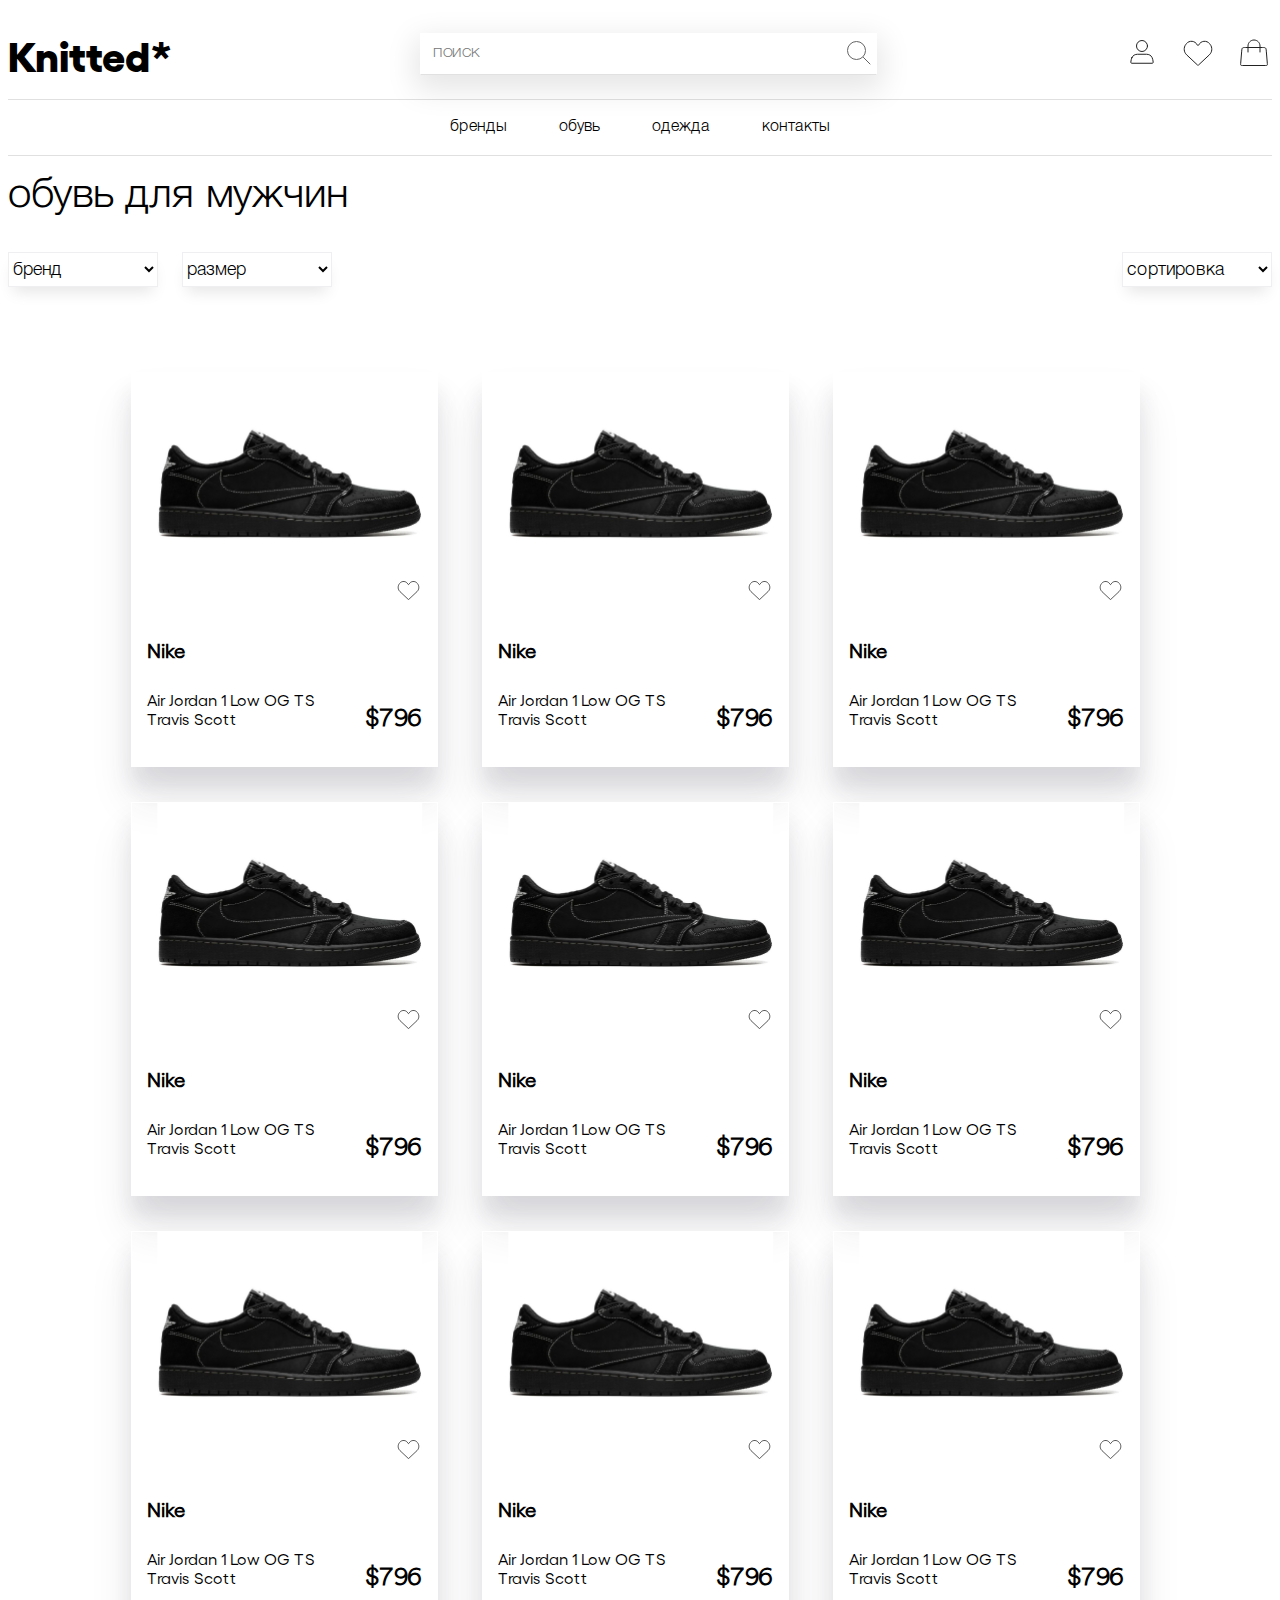
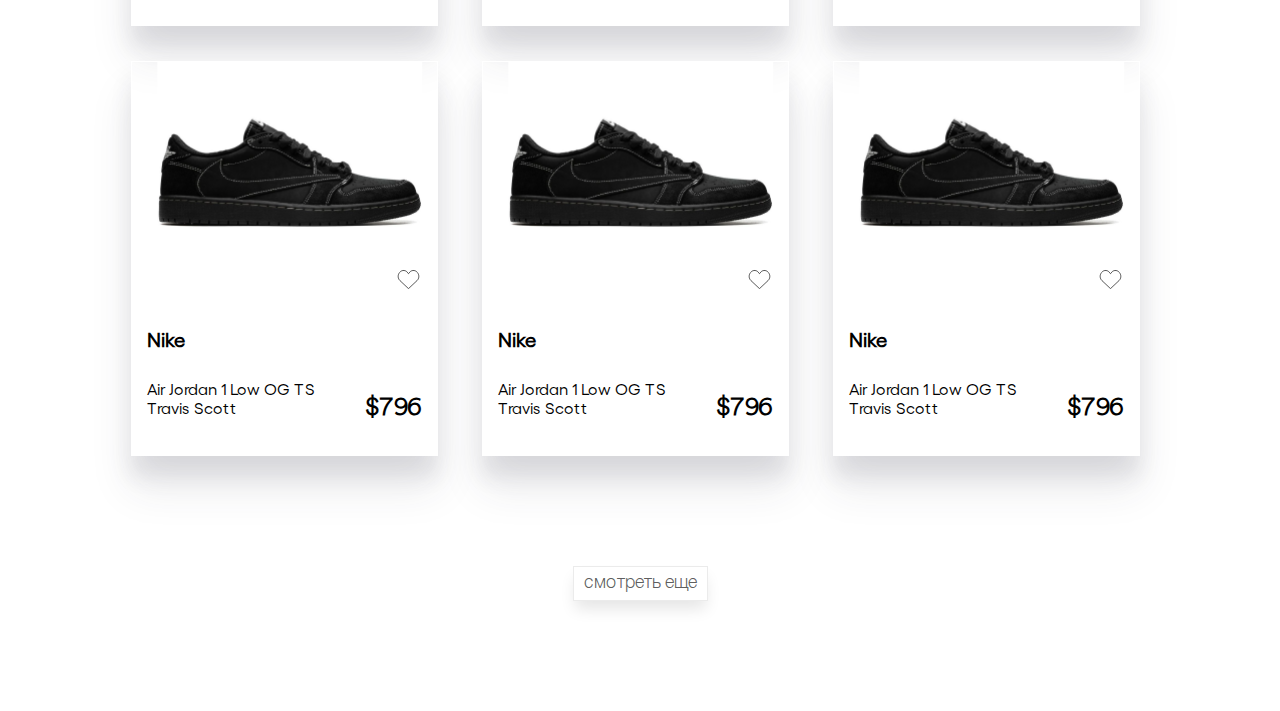
<file: index.html>
<!DOCTYPE html>
<html lang="en">
<head>
    <meta charset="UTF-8">
    <meta name="viewport" content="width=device-width, initial-scale=1.0">
    <title>Document</title>
    <link rel="stylesheet" href="./css/index.css">
</head>
<body>
    
    <header>
        <div class="container">
            <div class="display_flex">
                <div class="logo">
                    <a href="">Knitted*</a>
                </div>
                <div class="search">
                    <input type="text" placeholder="ПОИСК">
                    <button>
                        <img src="./svg/Search.svg" alt="">
                    </button>
                </div>
                <div class="navigation">
                    <a href="">
                        <img src="./svg/User.svg" alt="">
                    </a>
                    <a href="">
                        <img src="./svg/Love.svg" alt="">
                    </a>
                    <a href="">
                        <img src="./svg/korzina.svg" alt="">
                    </a>
                </div>
            </div>
        </div>
    </header>


    <section class="section1">
            <div class="navigation2">
                <a href="">бренды</a>
                <a href="">обувь</a>
                <a href="">одежда</a>
                <a href="">контакты</a>
            </div>
    </section>



    <main>
        <div class="container2">
            <h2>обувь для мужчин</h2>
            <div class="filter">
                <div class="filter_item">
                <select name="" id="">
                    <option value="">бренд</option>
                </select>
                <select name="" id="">
                    <option value="">размер</option>
                </select>
                </div>
                <div class="filter_item">
                    <select name="" id="">
                        <option value="">cортировка</option>
                    </select>
                </div>
            </div>
        </div>
    </main>


    <section class="section2">
        <div class="container2">
            <div class="card">
                <div class="card_item">
                    <img src="./img/nike.png" alt="">
                    <div class="bbb">
                        <button>
                        <img src="./svg/Love.svg" alt="">
                    </button>
                    </div>
                    <h3>Nike</h3>
                    <div class="df">
                        <p>Air Jordan 1 Low OG TS Travis Scott</p>
                        <h3>$796</h3>
                    </div>
                </div>
                <div class="card_item">
                    <img src="./img/nike.png" alt="">
                    <div class="bbb">
                        <button>
                        <img src="./svg/Love.svg" alt="">
                    </button>
                    </div>
                    <h3>Nike</h3>
                    <div class="df">
                        <p>Air Jordan 1 Low OG TS Travis Scott</p>
                        <h3>$796</h3>
                    </div>
                </div>
                <div class="card_item">
                    <img src="./img/nike.png" alt="">
                    <div class="bbb">
                        <button>
                        <img src="./svg/Love.svg" alt="">
                    </button>
                    </div>
                    <h3>Nike</h3>
                    <div class="df">
                        <p>Air Jordan 1 Low OG TS Travis Scott</p>
                        <h3>$796</h3>
                    </div>
                </div>
                <div class="card_item">
                    <img src="./img/nike.png" alt="">
                    <div class="bbb">
                        <button>
                        <img src="./svg/Love.svg" alt="">
                    </button>
                    </div>
                    <h3>Nike</h3>
                    <div class="df">
                        <p>Air Jordan 1 Low OG TS Travis Scott</p>
                        <h3>$796</h3>
                    </div>
                </div>
                <div class="card_item">
                    <img src="./img/nike.png" alt="">
                    <div class="bbb">
                        <button>
                        <img src="./svg/Love.svg" alt="">
                    </button>
                    </div>
                    <h3>Nike</h3>
                    <div class="df">
                        <p>Air Jordan 1 Low OG TS Travis Scott</p>
                        <h3>$796</h3>
                    </div>
                </div>
                <div class="card_item">
                    <img src="./img/nike.png" alt="">
                    <div class="bbb">
                        <button>
                        <img src="./svg/Love.svg" alt="">
                    </button>
                    </div>
                    <h3>Nike</h3>
                    <div class="df">
                        <p>Air Jordan 1 Low OG TS Travis Scott</p>
                        <h3>$796</h3>
                    </div>
                </div>
                <div class="card_item">
                    <img src="./img/nike.png" alt="">
                    <div class="bbb">
                        <button>
                        <img src="./svg/Love.svg" alt="">
                    </button>
                    </div>
                    <h3>Nike</h3>
                    <div class="df">
                        <p>Air Jordan 1 Low OG TS Travis Scott</p>
                        <h3>$796</h3>
                    </div>
                </div>
                <div class="card_item">
                    <img src="./img/nike.png" alt="">
                    <div class="bbb">
                        <button>
                        <img src="./svg/Love.svg" alt="">
                    </button>
                    </div>
                    <h3>Nike</h3>
                    <div class="df">
                        <p>Air Jordan 1 Low OG TS Travis Scott</p>
                        <h3>$796</h3>
                    </div>
                </div>
                <div class="card_item">
                    <img src="./img/nike.png" alt="">
                    <div class="bbb">
                        <button>
                        <img src="./svg/Love.svg" alt="">
                    </button>
                    </div>
                    <h3>Nike</h3>
                    <div class="df">
                        <p>Air Jordan 1 Low OG TS Travis Scott</p>
                        <h3>$796</h3>
                    </div>
                </div>
                <div class="card_item">
                    <img src="./img/nike.png" alt="">
                    <div class="bbb">
                        <button>
                        <img src="./svg/Love.svg" alt="">
                    </button>
                    </div>
                    <h3>Nike</h3>
                    <div class="df">
                        <p>Air Jordan 1 Low OG TS Travis Scott</p>
                        <h3>$796</h3>
                    </div>
                </div>
                <div class="card_item">
                    <img src="./img/nike.png" alt="">
                    <div class="bbb">
                        <button>
                        <img src="./svg/Love.svg" alt="">
                    </button>
                    </div>
                    <h3>Nike</h3>
                    <div class="df">
                        <p>Air Jordan 1 Low OG TS Travis Scott</p>
                        <h3>$796</h3>
                    </div>
                </div>
                <div class="card_item">
                    <img src="./img/nike.png" alt="">
                    <div class="bbb">
                        <button>
                        <img src="./svg/Love.svg" alt="">
                    </button>
                    </div>
                    <h3>Nike</h3>
                    <div class="df">
                        <p>Air Jordan 1 Low OG TS Travis Scott</p>
                        <h3>$796</h3>
                    </div>
                </div>
            </div>
            <div class="button3">
                <button>
                    смотреть еще
                </button>
            </div>
        </div>
    </section>


</body>
</html>
</file>
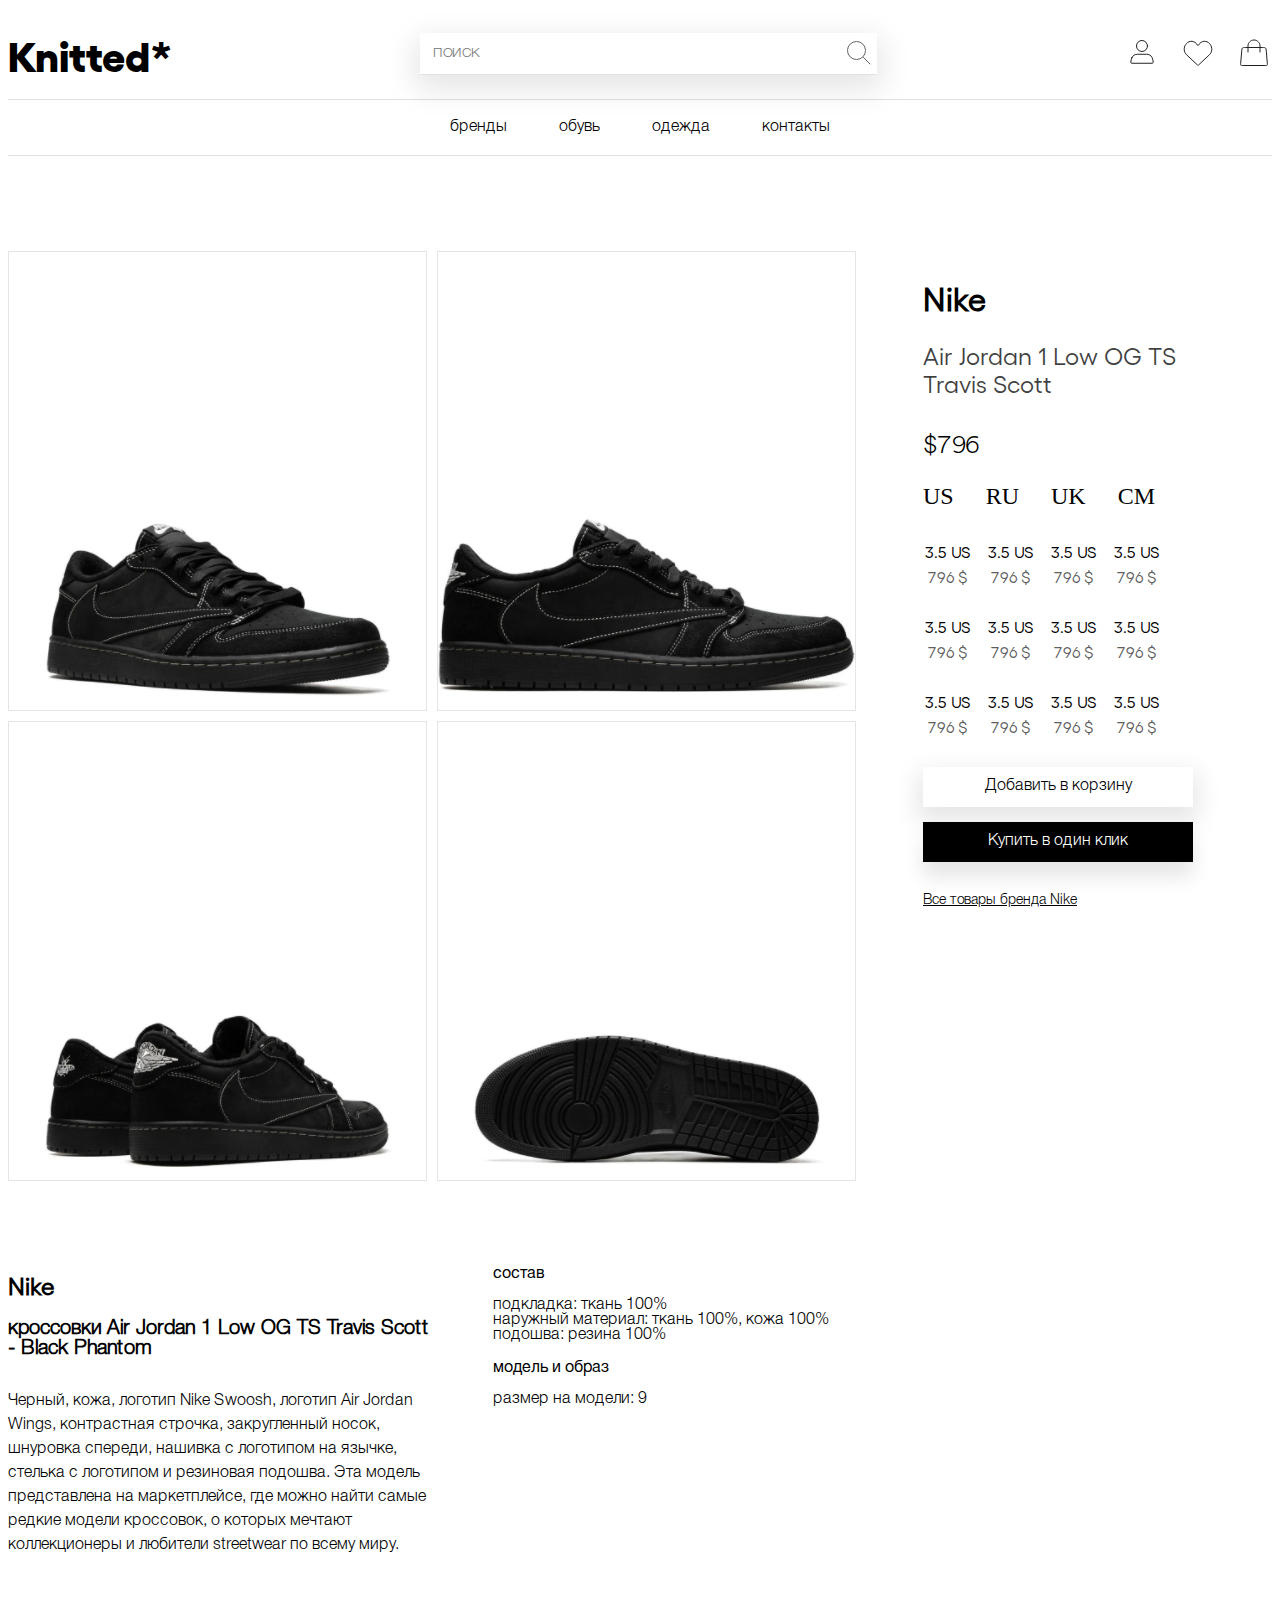
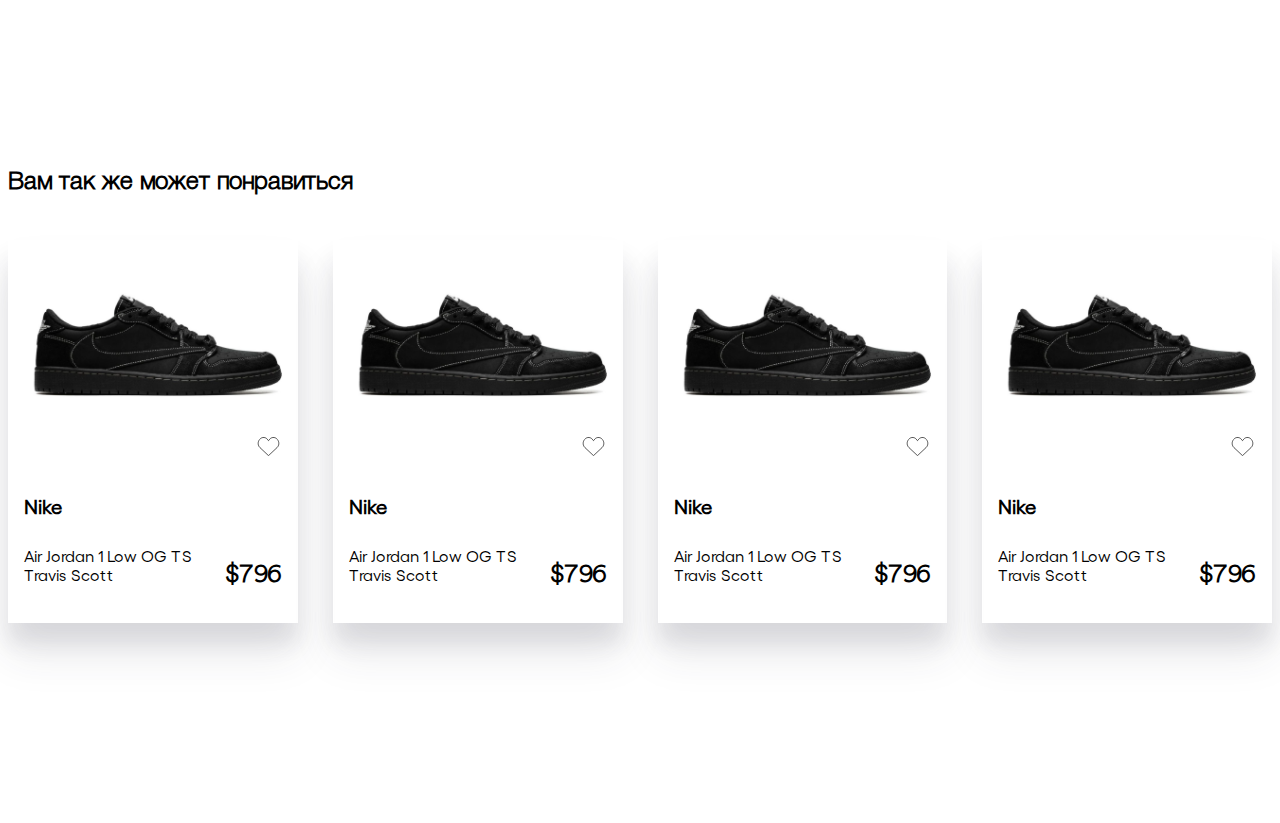
<file: item.html>
<!DOCTYPE html>
<html lang="en">
<head>
    <meta charset="UTF-8">
    <meta name="viewport" content="width=device-width, initial-scale=1.0">
    <title>Document</title>
    <link rel="stylesheet" href="./css/item.css">
</head>
<body>
    
    <header>
        <div class="container">
            <div class="display_flex">
                <div class="logo">
                    <a href="">Knitted*</a>
                </div>
                <div class="search">
                    <input type="text" placeholder="ПОИСК">
                    <button>
                        <img src="./svg/Search.svg" alt="">
                    </button>
                </div>
                <div class="navigation">
                    <a href="">
                        <img src="./svg/User.svg" alt="">
                    </a>
                    <a href="">
                        <img src="./svg/Love.svg" alt="">
                    </a>
                    <a href="">
                        <img src="./svg/korzina.svg" alt="">
                    </a>
                </div>
            </div>
        </div>
    </header>


    <section class="section1">
            <div class="navigation2">
                <a href="">бренды</a>
                <a href="">обувь</a>
                <a href="">одежда</a>
                <a href="">контакты</a>
            </div>
    </section>

    <main>
        <div class="container2">
            <div class="card">
                <div class="photo">
                    <img src="./img/nike1.png" alt="">
                    <img src="./img/nike2.png" alt="">
                    <img src="./img/nike3.png" alt="">
                    <img src="./img/nike4.png" alt="">
                </div>
                <div class="size">
                    <div class="info_item">
                        <h2>Nike</h2>
                        <p class="cena1">Air Jordan 1 Low OG TS Travis Scott</p>
                        <p class="cena">$796</p>
                    </div>
                    <div class="country">
                        <a href="">US</a>
                        <a href="">RU</a>
                        <a href="">UK</a>
                        <a href="">CM</a>
                    </div>
                    <div class="size_item">
                        <div class="size_price">
                            <a href="">
                                3.5 US <br>
                                <p>796 $</p>
                            </a>
                        </div>
                        <div class="size_price">
                            <a href="">
                                3.5 US <br>
                                <p>796 $</p>
                            </a>
                        </div>
                        <div class="size_price">
                            <a href="">
                                3.5 US <br>
                                <p>796 $</p>
                            </a>
                        </div>
                        <div class="size_price">
                            <a href="">
                                3.5 US <br>
                                <p>796 $</p>
                            </a>
                        </div>
                        <div class="size_price">
                            <a href="">
                                3.5 US <br>
                                <p>796 $</p>
                            </a>
                        </div>
                        <div class="size_price">
                            <a href="">
                                3.5 US <br>
                                <p>796 $</p>
                            </a>
                        </div>
                        <div class="size_price">
                            <a href="">
                                3.5 US <br>
                                <p>796 $</p>
                            </a>
                        </div>
                        <div class="size_price">
                            <a href="">
                                3.5 US <br>
                                <p>796 $</p>
                            </a>
                        </div>
                        <div class="size_price">
                            <a href="">
                                3.5 US <br>
                                <p>796 $</p>
                            </a>
                        </div>
                        <div class="size_price">
                            <a href="">
                                3.5 US <br>
                                <p>796 $</p>
                            </a>
                        </div>
                        <div class="size_price">
                            <a href="">
                                3.5 US <br>
                                <p>796 $</p>
                            </a>
                        </div>
                        <div class="size_price">
                            <a href="">
                                3.5 US <br>
                                <p>796 $</p>
                            </a>
                        </div>
                    </div>
                    <div class="button2">
                        <input type="submit" class="input1" value="Добавить в корзину">
                        <input type="submit" class="input2" value="Купить в один клик">
                        <a href="">Все товары бренда Nike</a>
                    </div>
                </div>
            </div>
            

        </div>
    </main>



    <section class="section3">
        <div class="container2">
            <div class="info2">
                <div class="info_item2">
                    <h2>Nike</h2>
                    <h3>кроссовки Air Jordan 1 Low OG TS Travis Scott - Black Phantom</h3>
                    <p class="p1">Черный, кожа, логотип Nike Swoosh, логотип Air Jordan Wings, контрастная строчка, закругленный носок, шнуровка спереди, нашивка с логотипом на язычке, стелька с логотипом и резиновая подошва. Эта модель представлена на маркетплейсе, где можно найти самые редкие модели кроссовок, о которых мечтают коллекционеры и любители streetwear по всему миру.</p>
                </div>
                <div class="info_item2">
                    <p class="p2">cостав</p>
                    <p class="p3">подкладка: ткань 100% <br>
                        наружный материал: ткань 100%, кожа 100% <br>
                        подошва: резина 100%
                    </p>
                    <p class="p2">модель и образ</p>
                    <p class="p3">размер на модели: 9</p>
                </div>
            </div>
        </div>
    </section>


    <section class="section2">
        <div class="container2">
            <h2 style="margin-bottom: 45px;" class="h2h2">Вам так же может понравиться</h2>
            <div class="card">
                <div class="card_item">
                    <img src="./img/nike.png" alt="">
                    <div class="bbb">
                        <button>
                        <img src="./svg/Love.svg" alt="">
                    </button>
                    </div>
                    <h3>Nike</h3>
                    <div class="df">
                        <p>Air Jordan 1 Low OG TS Travis Scott</p>
                        <h3>$796</h3>
                    </div>
                </div>
                <div class="card_item">
                    <img src="./img/nike.png" alt="">
                    <div class="bbb">
                        <button>
                        <img src="./svg/Love.svg" alt="">
                    </button>
                    </div>
                    <h3>Nike</h3>
                    <div class="df">
                        <p>Air Jordan 1 Low OG TS Travis Scott</p>
                        <h3>$796</h3>
                    </div>
                </div>
                <div class="card_item">
                    <img src="./img/nike.png" alt="">
                    <div class="bbb">
                        <button>
                        <img src="./svg/Love.svg" alt="">
                    </button>
                    </div>
                    <h3>Nike</h3>
                    <div class="df">
                        <p>Air Jordan 1 Low OG TS Travis Scott</p>
                        <h3>$796</h3>
                    </div>
                </div>
                <div class="card_item">
                    <img src="./img/nike.png" alt="">
                    <div class="bbb">
                        <button>
                        <img src="./svg/Love.svg" alt="">
                    </button>
                    </div>
                    <h3>Nike</h3>
                    <div class="df">
                        <p>Air Jordan 1 Low OG TS Travis Scott</p>
                        <h3>$796</h3>
                    </div>
                </div>
            </div>
        </div>
    </section>

</body>
</html>
</file>
<file: css/index.css>
@font-face {
    font-family: "GEB";
    src: url(../fonts/Gellix-ExtraBold.ttf);
}
@font-face {
    font-family: "GM";
    src: url(../fonts/Gellix-Medium.ttf);
}
@font-face {
    font-family: "GR";
    src: url(../fonts/Gellix-Regular.ttf);
}
@font-face {
    font-family: "circular";
    src: url(../fonts/circular.ttf);
}
@font-face {
    font-family: "HL";
    src: url(../fonts/HelveticaNeueCyr-Light.ttf);
}@font-face {
    font-family: "HM";
    src: url(../fonts/HelveticaNeueCyr-Medium.ttf);
}
* {
    padding: 0;
}

.container{
    max-width: 1800px;
    margin: 0 auto;
}

header{
    padding: 20px 0px;
}

.display_flex {
    display: flex;
    justify-content: space-between;
    align-items: center;
}

.logo a {
    text-decoration: none;
    color: black;
    font-size: 42px;
    font-family: "GEB";
}

.search {
    height: 40px;
    display: flex;
    border: 1px solid rgb(255, 255, 255);
    width: 455px;
    box-shadow: 0px 10px 30px 5px rgba(0,0,0,0.1);
    border-bottom: 1px solid rgb(225, 225, 225);
}

.search input{
    width: 100%;
    border: none;
    margin-left: 12px;
    outline: none;
    font-family: "HL";
}
.search button{
    border: none;
    background-color: white;
}

.navigation {
    display: flex;
    gap: 20px;
}

/* SECTION SECTION SECTION SECTION SECTION SECTION */
.section1{
    border-top: 1px solid #d0d0d0a6;
    border-bottom: 1px solid #d0d0d0a6;
    padding: 20px;
    font-family: "HL";
}
.navigation2{
    display: flex;
    justify-content: center;
    align-items: center;
    gap: 52px;
}
.navigation2 a {
    text-decoration: none;
    color: black;
}

/* MAIN MAIN MAIN MAIN MAIN MAIN MAIN MAIN MAIN MAIN */

.container2{
    max-width: 1330px;
    margin: 0 auto;
}

main h2{
    margin-top: 20px;
    margin-bottom: 35px;
    font-weight: 400;
    font-size: 42px;
    font-family: "HL";
}

.filter{
    display: flex;
    justify-content: space-between;
    align-items: center;
}

.filter_item{
    display: flex;
    gap: 24px;
}

.filter_item select{
    width: 150px;
    height: 35px;
    border: 1px solid rgba(50, 50, 71, 0.08);
    background-color: white;
    box-shadow: 0px 10px 15px -5px rgba(0,0,0,0.1);
    font-size: 18px;
    font-family: "HL";
}


/* SECTION2 SECTION2 SECTION2 SECTION2 SECTION2 SECTION2 */

.section2{
    margin-top: 85px;
}

.card{
    display: grid;
    grid-template-columns: repeat(4, 1fr);
    grid-gap: 35px;
}

.card_item{
    border: 1px solid rgb(255, 255, 255);
    display: flex;
    flex-direction: column; 
    /* box-shadow: 0px 28px 20px 0px rgba(0, 0, 0, 0.1); */
    box-shadow: 0px 20px 20px rgba(50, 50, 71, 0.1), 0px 32px 40px rgba(50, 50, 71, 0.1);
}
.card_item img{
    width: 100%;
}
.card_item button {
    width: 27px;
    background-color: white;
    border: none;
    margin-bottom: 15px;
    cursor: pointer;
    display: flex;
    justify-content: end;
    margin-right: 15px;
}
.card_item h3{
    font-size: 20px;
    margin-bottom: 12px;
    margin-left: 15px;
    font-family: "GR";
}

.df {
    display: flex;
    margin-left: 15px;
    margin-right: 15px;
    justify-content: space-between;
    align-items: end;
    margin-bottom: 22px;
}
.df p{
    max-width:175px;
    font-size: 16px;
    font-family: "GR";
}
.df h3{
    font-size: 24px;
    display: flex;
    align-items: end;
    font-family: "circular";
}

.bbb {
    display: flex;
    justify-content: end;
}

.button3{
    display: flex;
    justify-content: center;
    margin-top: 110px;
    margin-bottom: 110px;
}
.button3 button{
    width: 135px;
    height: 35px;
    border: 1px solid rgba(0, 0, 0, 0.08);
    background-color: white;
    font-family: "HL";
    color: rgba(0, 0, 0, 0.65);
    font-size: 18px;
    box-shadow: 0px 10px 15px -2px rgba(0,0,0,0.1);
}






@media (max-width: 1345px) {
    .card{
        display: grid;
        grid-template-columns: repeat(3, 25%);
        justify-content: center;
        grid-gap: 35px;
    }
    .card_item{
        width: 305px;
    }
}
@media (max-width: 1000px) {
    .card{
        display: grid;
        grid-template-columns: repeat(2, 50%);
        justify-content: center;
        grid-gap: 35px;
    }
}
</file>
<file: css/item.css>
@font-face {
    font-family: "GEB";
    src: url(../fonts/Gellix-ExtraBold.ttf);
}
@font-face {
    font-family: "GM";
    src: url(../fonts/Gellix-Medium.ttf);
}
@font-face {
    font-family: "GR";
    src: url(../fonts/Gellix-Regular.ttf);
}
@font-face {
    font-family: "circular";
    src: url(../fonts/circular.ttf);
}
@font-face {
    font-family: "HL";
    src: url(../fonts/HelveticaNeueCyr-Light.ttf);
}@font-face {
    font-family: "HM";
    src: url(../fonts/HelveticaNeueCyr-Medium.ttf);
}
@font-face {
    font-family: "HR";
    src: url(../fonts/HelveticaNeueCyr-Roman.otf);
}


*{
    padding: 0;
}

.container{
    max-width: 1800px;
    margin: 0 auto;
}

header{
    padding: 20px 0px;
}

.display_flex {
    display: flex;
    justify-content: space-between;
    align-items: center;
}

.logo a {
    text-decoration: none;
    color: black;
    font-weight: 900;
    font-size: 42px;
    font-family: "GEB";
}

.search {
    height: 40px;
    display: flex;
    border: 1px solid rgb(255, 255, 255);
    width: 455px;
    box-shadow: 0px 10px 30px 5px rgba(0,0,0,0.1);
    border-bottom: 1px solid rgb(225, 225, 225);
}

.search input{
    width: 100%;
    border: none;
    margin-left: 12px;
    outline: none;
    font-family: "HL";
}
.search button{
    border: none;
    background-color: white;
}

.navigation {
    display: flex;
    gap: 20px;
}

/* SECTION SECTION SECTION SECTION SECTION SECTION */
.section1{
    border-top: 1px solid #d0d0d0a6;
    border-bottom: 1px solid #d0d0d0a6;
    padding: 20px;
    font-family: "HL";
}
.navigation2{
    display: flex;
    justify-content: center;
    align-items: center;
    gap: 52px;
}
.navigation2 a {
    text-decoration: none;
    color: black;
}

/* MAIN MAIN MAIN MAIN MAIN MAIN MAIN MAIN MAIN MAIN */
main{
    margin-top: 95px;
}

.container2{
    max-width: 1330px;
    margin: 0 auto;
}

.card{
    display: grid;
    grid-template-columns: 1fr 2fr;
}


.photo{
    display: grid;
    grid-template-columns: 1fr 2fr;
    width: 880px;
    gap: 10px;
}

.size {
    display: flex;
    flex-direction: column;
}

.info_item h2{
    font-size: 32px;
    margin-bottom: 15px;
    font-family: "GR";
}
.info_item .cena1{
    font-size: 24px;
    margin-bottom: 32px;
    font-family: "GR";
    color: rgba(0, 0, 0, 0.75);
}
.info_item .cena{
    font-family: 'circular';
    color: black;
    font-size: 24px;
}
.country{
    display: flex;
    gap: 32px;
    font-size: 24px;
    margin-bottom: 32px;
}
.country a{
    text-decoration: none;
    color: black;
}

.size_item{
    display: grid;
    grid-template-columns: repeat(4, 63px);
}
.size_price{
    width: 50px;
    font-size: 16px;
    margin-bottom: 15px;
    text-align: center;
}
.size_price a{
    text-decoration: none;
    color: black;
    font-family: "GR";
}
.size_price p{
    color: rgba(0, 0, 0, 0.65);
    margin-top: 5px;
}
.bbb {
    display: flex;
    justify-content: end;
}

.button2{
    display: flex;
    flex-direction: column;
    width: 270px;
}
.button2 .input1 {
    border: 1px solid white;
    background-color: white;
    height: 40px;
    margin-bottom: 15px;
    font-family: "HL";
    font-size: 16px;
    cursor: pointer;
    box-shadow: 0px 10px 25px 5px rgba(0, 0, 0, 0.1);
}
.button2 .input2 {
    border: 1px solid rgb(0, 0, 0);
    background-color: rgb(0, 0, 0);
    color: white;
    height: 40px;
    margin-bottom: 32px;
    font-family: "HL";
    font-size: 16px;
    cursor: pointer;
    box-shadow: 0px 15px 20px 0px rgba(0, 0, 0, 0.1);
}
.button2 a {
    color: black;
    font-family: "HL";
    font-size: 14px;
}


/* SECTION SECTION SECTION SECTION SECTION SECTION SECTION */

.section3{
    margin-top: 70px;
    height: 500px;
}

.info2 {
    display: flex;
    gap: 60px;
}
.info_item2{
    max-width: 425px;
}
.info_item2 h2{
    font-size: 24px;
    margin-bottom: 15px;
    font-family: "GR";
}
.info_item2 h3{
    font-size: 20px;
    margin-bottom: 30px;
    font-family: "HL";
}
.info_item2 .p1{
    font-size: 16px;
    font-family: "HL";
    color: black;
    line-height: 1.5;
}


.info_item2 .p2{
    font-size: 16px;
    margin-bottom: 8px;
    font-family: "HR";
}
.info_item2 .p3{
    margin-bottom: 18px;
    font-family: "HL";
}

/* SECTION2 SECTION2 SECTION2 SECTION2 SECTION2 SECTION2 SECTION2 */

.section2{
    margin-bottom: 200px;
}

.section2 h2{
    font-family: "HL";
}
.card{
    display: grid;
    grid-template-columns: repeat(4, 1fr);
    grid-gap: 35px;
}

.card_item{
    border: 1px solid rgb(255, 255, 255);
    display: flex;
    flex-direction: column; 
    /* box-shadow: 0px 28px 20px 0px rgba(0, 0, 0, 0.1); */
    box-shadow: 0px 20px 20px rgba(50, 50, 71, 0.1), 0px 32px 40px rgba(50, 50, 71, 0.1);
}
.card_item img{
    width: 100%;
}
.card_item button {
    width: 27px;
    background-color: white;
    border: none;
    margin-bottom: 15px;
    cursor: pointer;
    display: flex;
    justify-content: end;
    margin-right: 15px;
}
.card_item h3{
    font-size: 20px;
    margin-bottom: 12px;
    margin-left: 15px;
    font-family: "GR";
}

.df {
    display: flex;
    margin-left: 15px;
    margin-right: 15px;
    justify-content: space-between;
    align-items: end;
    margin-bottom: 22px;
}
.df p{
    max-width:175px;
    font-size: 16px;
    font-family: "GR";
}
.df h3{
    font-size: 24px;
    display: flex;
    align-items: end;
    font-family: "circular";
}


/* @media (max-width: 1190px){
    .card{
        display: grid;
        grid-template-columns: 1fr;
        align-items: center;
    }
} */
</file>
